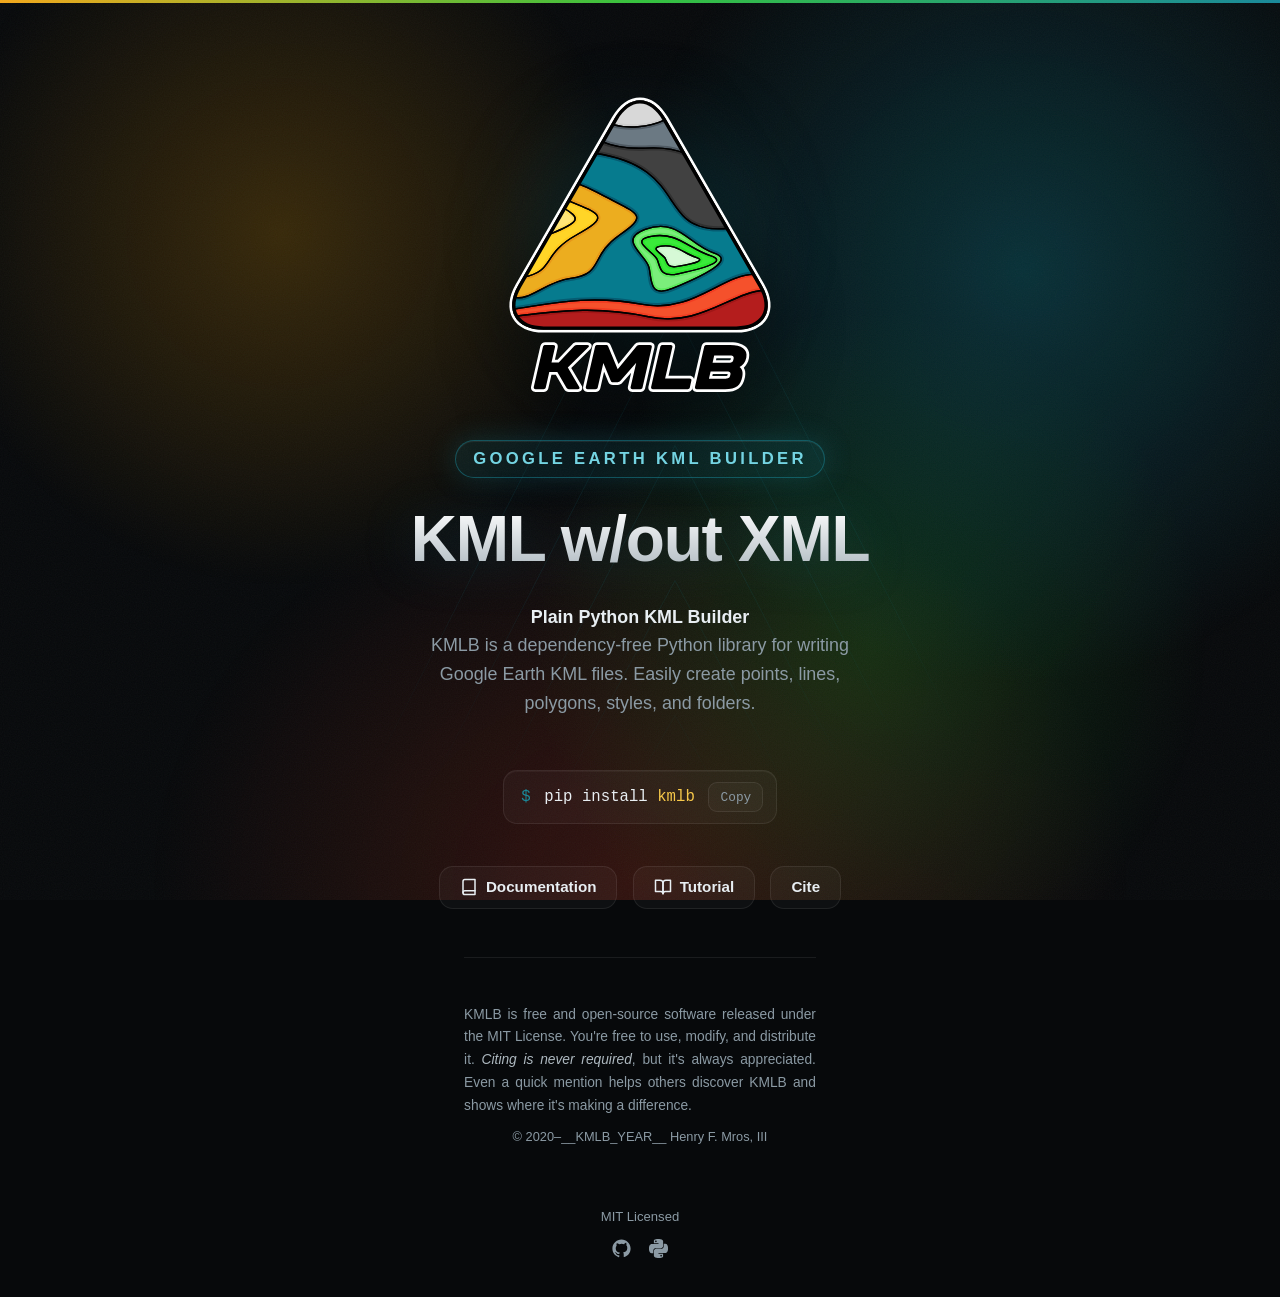
<file: kmlb-docs/index.html>
<!DOCTYPE html>
<html lang="en">
<head>
<meta charset="UTF-8" />
<meta name="viewport" content="width=device-width, initial-scale=1.0" />
<title>KMLB &middot; Python KML builder</title>
<meta name="description" content="Build Google Earth KML files in plain Python. KMLB is a dependency-free library for points, lines, polygons, styles, folders." />
<link rel="icon" type="image/svg+xml" href="docs/stylesheets/kmlb-mark.svg" />

<!-- SEO: canonical, crawl, authorship -->
<link rel="canonical" href="https://kmlb.dev/" />
<meta name="author" content="Henry F. Mros, III" />
<meta name="robots" content="index, follow, max-image-preview:large" />
<meta name="theme-color" content="#0d1216" />

<!-- Open Graph (link previews) -->
<meta property="og:type" content="website" />
<meta property="og:site_name" content="KMLB" />
<meta property="og:title" content="KMLB · Plain Python KML Builder" />
<meta property="og:description" content="A dependency-free Python library for building KML files with points, lines, 2D/3D polygons, custom styles, and folders." />
<meta property="og:url" content="https://kmlb.dev/" />
<meta property="og:image" content="https://kmlb.dev/docs/assets/img/social-card.jpg" />
<meta property="og:image:width" content="1200" />
<meta property="og:image:height" content="630" />
<meta property="og:image:alt" content="KMLB logo over 3D building footprints in Google Earth." />

<!-- Twitter / X card -->
<meta name="twitter:card" content="summary_large_image" />
<meta name="twitter:title" content="KMLB · Plain Python KML Builder" />
<meta name="twitter:description" content="A dependency-free Python library for building KML files with points, lines, 2D/3D polygons, custom styles, and folders." />
<meta name="twitter:image" content="https://kmlb.dev/docs/assets/img/social-card.jpg" />

<!-- Structured data: search engines read this as software -->
<script type="application/ld+json">
{
  "@context": "https://schema.org",
  "@type": "SoftwareApplication",
  "name": "KMLB",
  "alternateName": "Python KML builder",
  "description": "Build KML files in plain Python. A dependency-free Python library for building KML files with points, lines, 2D/3D polygons, custom styles, and folders.",
  "applicationCategory": "DeveloperApplication",
  "operatingSystem": "Cross-platform (Python 3.9+)",
  "programmingLanguage": "Python",
  "softwareVersion": "__KMLB_VERSION__",
  "url": "https://kmlb.dev/",
  "downloadUrl": "https://pypi.org/project/kmlb/",
  "codeRepository": "https://github.com/HFM3/kmlb",
  "license": "https://opensource.org/licenses/MIT",
  "author": { "@type": "Person", "name": "Henry F. Mros, III" },
  "offers": { "@type": "Offer", "price": "0", "priceCurrency": "USD" }
}
</script>
<style>
  :root {
    /* Palette pulled straight from the KMLB topographic mark */
    --teal:        #1b8a9b;
    --teal-deep:   #0f5f6b;
    --amber:       #f2a81d;
    --amber-light: #f6c84a;
    --green:       #36c23f;
    --green-light: #b9f0a3;
    --red:         #e8472a;
    --snow:        #dfe4e8;

    --ink:    #07090b;
    --ink-2:  #0d1216;
    --ink-3:  #131a20;
    --line:   rgba(255,255,255,0.08);
    --text:   #e8eef2;
    --muted:  #8b9aa4;

    --radius: 14px;
    --maxw:   720px;
  }

  * { box-sizing: border-box; }

  html, body { height: 100%; }

  body {
    margin: 0;
    background: var(--ink);
    color: var(--text);
    font-family: "IBM Plex Sans", -apple-system, BlinkMacSystemFont, "Segoe UI", Roboto, Helvetica, Arial, sans-serif;
    -webkit-font-smoothing: antialiased;
    text-rendering: optimizeLegibility;
    overflow-x: hidden;
    position: relative;
    min-height: 100vh;
    min-height: 100dvh;
    display: flex;
    flex-direction: column;
  }

  /* ---- Layered background -------------------------------------------- */

  /* Soft colored glows echoing the logo's regions */
  .glows {
    position: fixed;
    top: 0;
    left: 0;
    right: 0;
    height: 100vh;
    height: 100lvh;
    z-index: 0;
    pointer-events: none;
    background:
      radial-gradient(46vmax 46vmax at 22% 26%, rgba(242,168,29,0.20), transparent 60%),
      radial-gradient(52vmax 52vmax at 80% 30%, rgba(27,138,155,0.30), transparent 62%),
      radial-gradient(44vmax 44vmax at 68% 72%, rgba(54,194,63,0.18),  transparent 60%),
      radial-gradient(60vmax 50vmax at 50% 98%, rgba(232,71,42,0.18),  transparent 64%);
    filter: saturate(115%);
    animation: drift 24s ease-in-out infinite alternate;
  }

  @keyframes drift {
    from { transform: translate3d(-1.5%, -1%, 0) scale(1.02); }
    to   { transform: translate3d( 1.5%,  1%, 0) scale(1.06); }
  }

  /* Concentric topographic contour lines */
  .contours {
    position: fixed;
    top: 0;
    left: 0;
    right: 0;
    height: 100vh;
    height: 100lvh;
    z-index: 0;
    pointer-events: none;
    display: grid;
    place-items: center;
    opacity: 0.5;
    -webkit-mask-image: radial-gradient(60% 60% at 50% 45%, #000 35%, transparent 78%);
            mask-image: radial-gradient(60% 60% at 50% 45%, #000 35%, transparent 78%);
  }
  .contours svg { width: min(150vh, 150vw); height: min(150vh, 150vw); }
  .contours polygon {
    fill: none;
    stroke: var(--teal);
    stroke-width: 1;
    stroke-linejoin: round;
    vector-effect: non-scaling-stroke;
    opacity: 0.22;
  }
  .contours .ring { animation: breathe 18s ease-in-out infinite; transform-origin: 50% 52%; }

  @keyframes breathe {
    0%, 100% { transform: scale(1);    opacity: 0.55; }
    50%      { transform: scale(1.035); opacity: 0.9; }
  }

  /* Fine grain to kill banding */
  .grain {
    position: fixed; top: 0; left: 0; right: 0; height: 100vh; height: 100lvh; z-index: 1; pointer-events: none; opacity: 0.045;
    background-image: url("data:image/svg+xml,%3Csvg xmlns='http://www.w3.org/2000/svg' width='160' height='160'%3E%3Cfilter id='n'%3E%3CfeTurbulence type='fractalNoise' baseFrequency='0.85' numOctaves='2'/%3E%3C/filter%3E%3Crect width='100%25' height='100%25' filter='url(%23n)'/%3E%3C/svg%3E");
  }

  /* Top accent bar in the four logo hues */
  .topbar {
    position: fixed; top: 0; left: 0; right: 0; height: 3px; z-index: 5;
    /* Ends on the start hue (amber) so the repeated tile loops with no seam. */
    background: linear-gradient(90deg,
      var(--amber) 0%, var(--green) 25%, var(--teal) 50%, var(--red) 75%, var(--amber) 100%);
    background-size: 200% 100%;
    animation: slide 14s linear infinite;
  }
  @keyframes slide { to { background-position: 200% 0; } }

  /* ---- Content ------------------------------------------------------- */

  main {
    position: relative;
    z-index: 2;
    flex: 1;
    width: 100%;
    max-width: var(--maxw);
    margin: 0 auto;
    padding: clamp(3.2rem, 10vh, 7rem) 1.5rem 1.5rem;
    display: flex;
    flex-direction: column;
    align-items: center;
    text-align: center;
  }

  .logo-wrap {
    position: relative;
    display: inline-block;
    line-height: 0;
  }
  /* The glow lives on a static layer behind the logo, so the moving image
     never re-rasterizes an expensive blurred drop-shadow each frame. */
  .logo-wrap::after {
    content: "";
    position: absolute;
    inset: -8%;
    z-index: -1;
    border-radius: 32%;
    background: radial-gradient(closest-side, rgba(27,138,155,0.62), rgba(27,138,155,0) 72%);
    filter: blur(48px);
  }
  .logo {
    width: clamp(190px, 40vw, 280px);
    height: auto;
    display: block;
    opacity: 0;
    filter: drop-shadow(0 20px 34px rgba(0,0,0,0.55));
    /* Promote to its own compositing layer so the float is a cheap layer
       transform (no per-frame filter/raster work) -> smooth motion. */
    will-change: transform;
    backface-visibility: hidden;
    transform: translateZ(0);
    /* fade drives opacity (held via forwards); float drives transform. */
    animation: fade 0.5s ease 0.05s forwards;
  }
  @keyframes float {
    0%, 100% { transform: translate3d(0, 0, 0); }
    50%      { transform: translate3d(0, -9px, 0); }
  }

  .eyebrow {
    display: inline-block;
    margin: 2.8rem 0 0;
    padding: 0.5rem 1.05rem;
    font-size: clamp(0.84rem, 2.2vw, 1.04rem);
    letter-spacing: 0.2em;
    text-transform: uppercase;
    font-weight: 700;
    color: #74d4e2;
    border: 1px solid rgba(27,138,155,0.5);
    border-radius: 999px;
    background: rgba(27,138,155,0.13);
    box-shadow: 0 0 28px rgba(27,138,155,0.28), inset 0 1px 0 rgba(255,255,255,0.07);
    opacity: 0; animation: fade 0.5s ease 0.12s forwards;
  }

  h1 {
    margin: 1.7rem 0 0;
    max-width: 100%;
    overflow-wrap: break-word;
    font-size: clamp(2.4rem, 8vw, 4rem);
    font-weight: 800;
    line-height: 1.04;
    letter-spacing: -0.02em;
    background: linear-gradient(180deg, #ffffff 0%, #aeb9c0 100%);
    -webkit-background-clip: text; background-clip: text;
    -webkit-text-fill-color: transparent;
    filter: drop-shadow(0 4px 26px rgba(27,138,155,0.22));
    opacity: 0; animation: fade 0.5s ease 0.18s forwards;
  }

  .lede {
    margin: 1.9rem auto 0;
    max-width: 46ch;
    color: var(--muted);
    font-size: clamp(1rem, 2.4vw, 1.12rem);
    line-height: 1.6;
    opacity: 0; animation: fade 0.5s ease 0.24s forwards;
  }
  .lede b { color: var(--text); font-weight: 600; }

  @keyframes fade { to { opacity: 1; } }

  /* Install chip */
  .install {
    margin-top: 3.3rem;
    display: inline-flex;
    align-items: center;
    gap: 0.85rem;
    padding: 0.7rem 0.8rem 0.7rem 1.1rem;
    background: rgba(255,255,255,0.03);
    border: 1px solid var(--line);
    border-radius: var(--radius);
    box-shadow: inset 0 1px 0 rgba(255,255,255,0.04);
    font-family: "IBM Plex Mono", ui-monospace, SFMono-Regular, Menlo, Consolas, monospace;
    font-size: 0.98rem;
    opacity: 0; animation: fade 0.5s ease 0.30s forwards;
  }
  .install .prompt { color: var(--teal); user-select: none; }
  .install code { color: var(--text); }
  .install .pkg { color: var(--amber-light); }
  .copy {
    border: 1px solid var(--line);
    background: rgba(255,255,255,0.03);
    color: var(--muted);
    border-radius: 9px;
    padding: 0.4rem 0.7rem;
    font: inherit;
    font-size: 0.8rem;
    cursor: pointer;
    transition: all 0.15s ease;
  }
  .copy:hover { color: var(--text); border-color: var(--teal); background: rgba(27,138,155,0.12); }
  .copy.done { color: var(--green-light); border-color: var(--green); background: rgba(54,194,63,0.12); }

  /* Action buttons */
  .actions {
    margin-top: 2.6rem;
    display: flex;
    flex-wrap: wrap;
    gap: 0.95rem;
    justify-content: center;
    opacity: 0; animation: fade 0.5s ease 0.36s forwards;
  }
  .btn {
    display: inline-flex;
    align-items: center;
    gap: 0.5rem;
    padding: 0.72rem 1.25rem;
    border-radius: var(--radius);
    text-decoration: none;
    font-family: inherit;
    font-weight: 600;
    font-size: 0.95rem;
    line-height: 1.2;
    cursor: pointer;
    border: 1px solid var(--line);
    color: var(--text);
    background: rgba(255,255,255,0.03);
    transition: transform 0.15s ease, box-shadow 0.2s ease, border-color 0.2s ease, background 0.2s ease;
  }
  .btn svg { width: 18px; height: 18px; }
  #cite-open svg { width: 15px; height: 15px; }
  .btn:hover { transform: translateY(-2px); }
  .btn--ghost:hover { border-color: var(--amber); background: rgba(242,168,29,0.1); box-shadow: 0 10px 26px rgba(0,0,0,0.4); }

  footer {
    position: relative;
    z-index: 2;
    text-align: center;
    padding: 1.5rem 1.5rem 2.4rem;
    color: var(--muted);
    font-size: 0.82rem;
    opacity: 0; animation: fade 0.5s ease 0.44s forwards;
  }
  footer .dot { margin: 0 0.5rem; opacity: 0.4; }
  footer a { color: var(--muted); text-decoration: none; border-bottom: 1px solid transparent; transition: all 0.15s ease; }
  footer a:hover { color: var(--text); border-color: var(--teal); }
  .footer-social { display: flex; justify-content: center; gap: 1.1rem; margin-top: 0.95rem; }
  .footer-social a { display: inline-flex; color: var(--muted); border-bottom: none; transition: color 0.15s ease; }
  .footer-social a:hover { color: var(--text); border-bottom: none; }
  .footer-social svg { width: 19px; height: 19px; display: block; }

  @media (prefers-reduced-motion: reduce) {
    .glows, .topbar, .logo, .ring { animation: none !important; }
    .logo, .eyebrow, h1, .lede, .install, .actions, footer { opacity: 1 !important; transform: none !important; }
  }

  @media (max-width: 560px) {
    main { padding: 1.5rem 1.25rem 1rem; justify-content: center; }
    .logo { width: 162px; }
    .eyebrow { margin-top: 1.3rem; font-size: 0.7rem; letter-spacing: 0.1em; padding: 0.4rem 0.8rem; }
    h1 { margin-top: 0.7rem; font-size: clamp(1.7rem, 8vw, 2.2rem); width: 100%; }
    .lede { margin-top: 0.95rem; font-size: 0.94rem; line-height: 1.55; width: 100%; max-width: 100%; }
    .install {
      margin-top: 1.5rem; padding: 0.55rem 0.6rem 0.55rem 0.95rem;
      font-size: 0.92rem; gap: 0.6rem; max-width: 100%;
      justify-content: center; flex-wrap: wrap;
    }
    .actions { margin-top: 1.2rem; width: 100%; flex-direction: column; align-items: stretch; gap: 0.6rem; }
    .btn { width: 100%; justify-content: center; padding: 0.62rem 1rem; font-size: 0.92rem; }
    .btn svg { width: 16px; height: 16px; }
    footer { padding: 1.2rem 1.25rem; }
  }

  /* ---- License / copyright section ----------------------------------- */
  .license {
    margin-top: 3rem;
    padding-top: 2rem;
    width: 100%;
    max-width: 46ch;
    border-top: 1px solid var(--line);
    color: var(--muted);
    font-size: 0.86rem;
    line-height: 1.65;
    /* Justify for clean straight edges; pretty avoids a lone dangling word on
       the last line, and hyphenation keeps the gaps tight. */
    text-align: justify;
    text-wrap: pretty;
    hyphens: auto;
    opacity: 0; animation: fade 0.5s ease 0.42s forwards;
  }
  .license b { color: var(--text); font-weight: 600; }
  .license em { font-style: italic; color: #aeb9c0; }
  .license a { color: var(--muted); text-decoration: none; border-bottom: 1px solid transparent; transition: all 0.15s ease; }
  .license a:hover { color: var(--text); border-color: var(--teal); }
  .license .copyright { display: block; margin-top: 0.55rem; font-size: 0.8rem; color: var(--muted); text-align: center; }

  /* ---- Cite modal ---------------------------------------------------- */
  .modal-overlay {
    display: none;
    position: fixed;
    inset: 0;
    z-index: 200;
    background: rgba(7,9,11,0.75);
    -webkit-backdrop-filter: blur(4px);
            backdrop-filter: blur(4px);
    align-items: center;
    justify-content: center;
    padding: 1.5rem;
  }
  .modal-overlay.open { display: flex; }

  .modal {
    width: 100%;
    max-width: 540px;
    background: var(--ink-2);
    border: 1px solid var(--line);
    border-top: 3px solid var(--teal);
    border-radius: var(--radius);
    box-shadow: 0 24px 60px rgba(0,0,0,0.6);
    animation: modal-in 0.18s ease;
  }
  @keyframes modal-in {
    from { opacity: 0; transform: translateY(10px); }
    to   { opacity: 1; transform: translateY(0); }
  }

  .modal-header {
    display: flex;
    align-items: center;
    justify-content: space-between;
    gap: 1rem;
    padding: 1.1rem 1.4rem 0.9rem;
    border-bottom: 1px solid var(--line);
  }
  .modal-title {
    font-family: "IBM Plex Mono", ui-monospace, SFMono-Regular, Menlo, Consolas, monospace;
    font-size: 0.7rem; font-weight: 700;
    letter-spacing: 0.16em; text-transform: uppercase;
    color: var(--muted);
  }
  .modal-close {
    flex-shrink: 0;
    width: 28px; height: 28px;
    display: inline-flex; align-items: center; justify-content: center;
    background: rgba(255,255,255,0.03);
    border: 1px solid var(--line);
    border-radius: 8px;
    color: var(--muted);
    font-size: 0.9rem;
    cursor: pointer;
    transition: all 0.15s ease;
  }
  .modal-close:hover { color: var(--text); border-color: var(--teal); background: rgba(27,138,155,0.12); }

  .modal-body { padding: 1.3rem 1.4rem 1.5rem; display: flex; flex-direction: column; gap: 1rem; }

  .cite-tabs { display: flex; }
  .cite-tab {
    padding: 0.34em 0.9em;
    font-family: "IBM Plex Mono", ui-monospace, SFMono-Regular, Menlo, Consolas, monospace;
    font-size: 0.7rem; font-weight: 600;
    letter-spacing: 0.08em; text-transform: uppercase;
    border: 1px solid var(--line);
    border-right: none;
    background: rgba(255,255,255,0.02);
    color: var(--muted);
    cursor: pointer;
    transition: color 0.15s ease, background 0.15s ease, border-color 0.15s ease;
  }
  .cite-tab:first-child { border-radius: 8px 0 0 8px; }
  .cite-tab:last-child  { border-right: 1px solid var(--line); border-radius: 0 8px 8px 0; }
  .cite-tab.active {
    position: relative; z-index: 1;
    color: #74d4e2; background: rgba(27,138,155,0.14);
    border-color: rgba(27,138,155,0.5);
    /* Restore a right border so the active tab glows on all four edges; the
       negative margin laps it over the neighbor so nothing shifts. */
    border-right: 1px solid rgba(27,138,155,0.5);
    margin-right: -1px;
  }

  .cite-pane { display: none; position: relative; }
  .cite-pane.active { display: block; }

  .cite-text {
    position: relative;
    margin: 0;
    font-family: "IBM Plex Mono", ui-monospace, SFMono-Regular, Menlo, Consolas, monospace;
    font-size: 0.78rem; line-height: 1.8;
    color: var(--muted);
    word-break: break-word;
    text-wrap: pretty;
    background: rgba(255,255,255,0.03);
    border: 1px solid var(--line);
    border-radius: 10px;
    padding: 1rem 3rem 1rem 1.1rem;
    text-align: left;
  }
  .cite-text .ca { color: var(--text); font-weight: 600; }
  .cite-text .ct { font-style: italic; color: var(--text); }
  .cite-text .cu { color: var(--amber-light); }

  .cite-copy {
    position: absolute;
    top: 0.6rem; right: 0.6rem;
    width: 28px; height: 28px;
    display: inline-flex; align-items: center; justify-content: center;
    background: rgba(255,255,255,0.03);
    border: 1px solid var(--line);
    border-radius: 8px;
    color: var(--muted);
    cursor: pointer;
    transition: all 0.15s ease;
  }
  .cite-copy:hover { color: var(--text); border-color: var(--teal); background: rgba(27,138,155,0.12); }
  .cite-copy.done  { color: var(--green-light); border-color: var(--green); background: rgba(54,194,63,0.12); }
  .cite-copy svg { width: 14px; height: 14px; }
  .cite-copy .check-icon { display: none; }
  .cite-copy.done .copy-icon { display: none; }
  .cite-copy.done .check-icon { display: block; }

  .cite-hint {
    font-size: 0.74rem;
    line-height: 1.6;
    color: var(--muted);
    opacity: 0.85;
  }
  .cite-hint code {
    font-family: "IBM Plex Mono", ui-monospace, SFMono-Regular, Menlo, Consolas, monospace;
    font-size: 0.88em;
    background: rgba(255,255,255,0.06);
    padding: 0.1em 0.35em;
    border-radius: 4px;
    color: var(--text);
  }

  @media (prefers-reduced-motion: reduce) {
    .license { opacity: 1 !important; }
    .modal { animation: none !important; }
  }
</style>
</head>
<body>
  <div class="topbar"></div>
  <div class="glows"></div>
  <div class="contours" aria-hidden="true">
    <svg viewBox="0 0 400 400" preserveAspectRatio="xMidYMid meet">
      <g class="ring">
        <!-- Concentric rounded triangles echoing the topographic mark -->
        <polygon points="200,52 348,344 52,344" />
        <polygon points="200,92 322,330 78,330" />
        <polygon points="200,132 296,316 104,316" />
        <polygon points="200,172 270,302 130,302" />
        <polygon points="200,212 244,288 156,288" />
        <polygon points="200,248 224,278 176,278" />
      </g>
    </svg>
  </div>
  <div class="grain" aria-hidden="true"></div>

  <main>
    <div class="logo-wrap"><img class="logo" src="docs/stylesheets/kmlb-logo.svg" alt="KMLB, a plain-Python Google Earth KML builder" width="411" height="441" /></div>

    <p class="eyebrow">Google&nbsp;Earth&nbsp;KML&nbsp;Builder</p>
    <h1>KML w/out XML</h1>
    <p class="lede">
      <b>Plain Python KML Builder</b>
      <br>
      KMLB is a dependency-free Python library for writing Google&nbsp;Earth
      KML files. Easily create points, lines, polygons, styles, and folders.
    </p>

    <div class="install">
      <span class="prompt">$</span>
      <code>pip install <span class="pkg">kmlb</span></code>
      <button class="copy" id="copy" type="button" aria-label="Copy install command">Copy</button>
    </div>

    <div class="actions">
      <a class="btn btn--ghost" href="docs/">
        <svg viewBox="0 0 24 24" fill="none" stroke="currentColor" stroke-width="2" stroke-linecap="round" stroke-linejoin="round"><path d="M4 19.5A2.5 2.5 0 0 1 6.5 17H20"/><path d="M6.5 2H20v20H6.5A2.5 2.5 0 0 1 4 19.5v-15A2.5 2.5 0 0 1 6.5 2z"/></svg>
        Documentation
      </a>
      <a class="btn btn--ghost" href="docs/tutorial/">
        <svg viewBox="0 0 24 24" fill="none" stroke="currentColor" stroke-width="2" stroke-linecap="round" stroke-linejoin="round"><path d="M2 3h6a4 4 0 0 1 4 4v14a3 3 0 0 0-3-3H2z"/><path d="M22 3h-6a4 4 0 0 0-4 4v14a3 3 0 0 1 3-3h7z"/></svg>
        Tutorial
      </a>
      <button class="btn btn--ghost" type="button" id="cite-open">
        Cite
      </button>
    </div>

    <section class="license">
      <p>KMLB is free and open-source software released under the
      <a href="https://github.com/HFM3/kmlb" target="_blank" rel="noopener">MIT&nbsp;License</a>.
      You're free to use, modify, and distribute it. <em>Citing is never required</em>, but it's always appreciated. Even a quick mention helps others discover KMLB and shows where it's making a&nbsp;difference.
      <span class="copyright">&copy;&nbsp;2020&ndash;__KMLB_YEAR__ Henry&nbsp;F.&nbsp;Mros,&nbsp;III</span></p>
    </section>
  </main>

  <!-- Cite modal -->
  <div class="modal-overlay" id="cite-modal">
    <div class="modal" role="dialog" aria-modal="true" aria-labelledby="cite-modal-title">
      <div class="modal-header">
        <span class="modal-title" id="cite-modal-title">Cite KMLB in research</span>
        <button class="modal-close" type="button" id="cite-close" aria-label="Close">&#10005;</button>
      </div>
      <div class="modal-body">
        <div class="cite-tabs">
          <button class="cite-tab active" type="button" data-cite="apa">APA</button>
          <button class="cite-tab" type="button" data-cite="chicago">Chicago</button>
          <button class="cite-tab" type="button" data-cite="bib">BibTeX</button>
        </div>

        <div class="cite-pane active" id="cite-apa">
          <p class="cite-text"><span class="ca">Mros, H. F., III.</span> (<span class="ca">__KMLB_YEAR__</span>). <span class="ct">KMLB: KML builder</span> [Computer software]. Version __KMLB_VERSION__. <span class="cu">https://pypi.org/project/kmlb/</span></p>
          <button class="cite-copy" type="button" aria-label="Copy citation" title="Copy citation" data-copy="cite-apa">
            <svg class="copy-icon" viewBox="0 0 20 20" fill="none"><rect x="7" y="7" width="10" height="10" rx="1.5" stroke="currentColor" stroke-width="1.4"/><path d="M4.5 13V4.5C4.5 3.67157 5.17157 3 6 3H13" stroke="currentColor" stroke-width="1.4" stroke-linecap="round"/></svg>
            <svg class="check-icon" viewBox="0 0 20 20" fill="none"><path d="M4 10.5L8 14.5L16 6" stroke="currentColor" stroke-width="1.6" stroke-linecap="round" stroke-linejoin="round"/></svg>
          </button>
        </div>

        <div class="cite-pane" id="cite-chicago">
          <p class="cite-text"><span class="ca">Mros, Henry F., III.</span> __KMLB_YEAR__. <span class="ct">KMLB: KML Builder</span>. Version __KMLB_VERSION__. Computer software. <span class="cu">https://pypi.org/project/kmlb/</span></p>
          <button class="cite-copy" type="button" aria-label="Copy citation" title="Copy citation" data-copy="cite-chicago">
            <svg class="copy-icon" viewBox="0 0 20 20" fill="none"><rect x="7" y="7" width="10" height="10" rx="1.5" stroke="currentColor" stroke-width="1.4"/><path d="M4.5 13V4.5C4.5 3.67157 5.17157 3 6 3H13" stroke="currentColor" stroke-width="1.4" stroke-linecap="round"/></svg>
            <svg class="check-icon" viewBox="0 0 20 20" fill="none"><path d="M4 10.5L8 14.5L16 6" stroke="currentColor" stroke-width="1.6" stroke-linecap="round" stroke-linejoin="round"/></svg>
          </button>
        </div>

        <div class="cite-pane" id="cite-bib">
          <p class="cite-text">@software{KMLB,<br>&nbsp;&nbsp;author&nbsp; = {<span class="ca">Mros, III, Henry F.</span>},<br>&nbsp;&nbsp;title&nbsp;&nbsp; = {KMLB: KML Builder},<br>&nbsp;&nbsp;year&nbsp;&nbsp;&nbsp; = {__KMLB_YEAR__},<br>&nbsp;&nbsp;version = {__KMLB_VERSION__},<br>&nbsp;&nbsp;url&nbsp;&nbsp;&nbsp;&nbsp; = {<span class="cu">https://pypi.org/project/kmlb/</span>}<br>}</p>
          <button class="cite-copy" type="button" aria-label="Copy citation" title="Copy citation" data-copy="cite-bib">
            <svg class="copy-icon" viewBox="0 0 20 20" fill="none"><rect x="7" y="7" width="10" height="10" rx="1.5" stroke="currentColor" stroke-width="1.4"/><path d="M4.5 13V4.5C4.5 3.67157 5.17157 3 6 3H13" stroke="currentColor" stroke-width="1.4" stroke-linecap="round"/></svg>
            <svg class="check-icon" viewBox="0 0 20 20" fill="none"><path d="M4 10.5L8 14.5L16 6" stroke="currentColor" stroke-width="1.6" stroke-linecap="round" stroke-linejoin="round"/></svg>
          </button>
        </div>

        <p class="cite-hint">Citation is for version __KMLB_VERSION__ (__KMLB_YEAR__). Run <code>pip show kmlb</code> to confirm the version you used.</p>
      </div>
    </div>
  </div>

  <footer>
    <div class="footer-meta">
      <span>MIT&nbsp;Licensed</span>
    </div>
    <div class="footer-social">
      <a href="https://github.com/HFM3/kmlb" aria-label="GitHub" title="GitHub" target="_blank" rel="noopener">
        <svg viewBox="0 0 24 24" fill="currentColor" aria-hidden="true"><path d="M12 .5C5.7.5.5 5.7.5 12c0 5.1 3.3 9.4 7.9 10.9.6.1.8-.2.8-.5v-2c-3.2.7-3.9-1.4-3.9-1.4-.5-1.3-1.3-1.7-1.3-1.7-1.1-.7.1-.7.1-.7 1.2.1 1.8 1.2 1.8 1.2 1 1.8 2.7 1.3 3.4 1 .1-.8.4-1.3.7-1.6-2.6-.3-5.3-1.3-5.3-5.7 0-1.3.5-2.3 1.2-3.1-.1-.3-.5-1.5.1-3.1 0 0 1-.3 3.3 1.2a11.5 11.5 0 0 1 6 0C17 4.6 18 4.9 18 4.9c.6 1.6.2 2.8.1 3.1.8.8 1.2 1.8 1.2 3.1 0 4.4-2.7 5.4-5.3 5.7.4.4.8 1.1.8 2.2v3.3c0 .3.2.6.8.5 4.6-1.5 7.9-5.8 7.9-10.9C23.5 5.7 18.3.5 12 .5z"/></svg>
      </a>
      <a href="https://pypi.org/project/kmlb/" aria-label="PyPI" title="PyPI" target="_blank" rel="noopener">
        <svg viewBox="0 0 24 24" fill="currentColor" aria-hidden="true"><path d="M14.25.18l.9.2.73.26.59.3.45.32.34.34.25.34.16.33.1.3.04.26.02.2-.01.13V8.5l-.05.63-.13.55-.21.46-.26.38-.3.31-.33.25-.35.19-.35.14-.33.1-.3.07-.26.04-.21.02H8.77l-.69.05-.59.14-.5.22-.41.27-.33.32-.27.35-.2.36-.15.37-.1.35-.07.32-.04.27-.02.21v3.06H3.17l-.21-.03-.28-.07-.32-.12-.35-.18-.36-.26-.36-.36-.35-.46-.32-.59-.28-.73-.21-.88-.14-1.05-.05-1.23.06-1.22.16-1.04.24-.87.32-.71.36-.57.4-.44.42-.33.42-.24.4-.16.36-.1.32-.05.24-.01h.16l.06.01h8.16v-.83H6.18l-.01-2.75-.02-.37.05-.34.11-.31.17-.28.25-.26.31-.23.38-.2.44-.18.51-.15.58-.12.64-.1.71-.06.77-.04.84-.02 1.27.05zm-6.3 1.98l-.23.33-.08.41.08.41.23.34.33.22.41.09.41-.09.33-.22.23-.34.08-.41-.08-.41-.23-.33-.33-.22-.41-.09-.41.09zm13.09 3.95l.28.06.32.12.35.18.36.27.36.35.35.47.32.59.28.73.21.88.14 1.04.05 1.23-.06 1.23-.16 1.04-.24.86-.32.71-.36.57-.4.45-.42.33-.42.24-.4.16-.36.09-.32.05-.24.02-.16-.01h-8.22v.82h5.84l.01 2.76.02.36-.05.34-.11.31-.17.29-.25.25-.31.24-.38.2-.44.17-.51.15-.58.13-.64.09-.71.07-.77.04-.84.01-1.27-.04-1.07-.14-.9-.2-.73-.25-.59-.3-.45-.33-.34-.34-.25-.34-.16-.33-.1-.3-.04-.25-.02-.2.01-.13v-5.34l.05-.64.13-.54.21-.46.26-.38.3-.32.33-.24.35-.2.35-.14.33-.1.3-.06.26-.04.21-.02.13-.01h5.84l.69-.05.59-.14.5-.21.41-.28.33-.32.27-.35.2-.36.15-.36.1-.35.07-.32.04-.28.02-.21V6.07h2.09l.14.01zm-6.47 14.25l-.23.33-.08.41.08.41.23.33.33.23.41.08.41-.08.33-.23.23-.33.08-.41-.08-.41-.23-.33-.33-.23-.41-.08-.41.08z"/></svg>
      </a>
    </div>
  </footer>

  <script>
    (function () {
      var btn = document.getElementById('copy');
      if (!btn) return;
      btn.addEventListener('click', function () {
        var cmd = 'pip install kmlb';
        var done = function () {
          btn.textContent = 'Copied';
          btn.classList.add('done');
          setTimeout(function () { btn.textContent = 'Copy'; btn.classList.remove('done'); }, 1600);
        };
        if (navigator.clipboard && navigator.clipboard.writeText) {
          navigator.clipboard.writeText(cmd).then(done).catch(done);
        } else {
          var t = document.createElement('textarea');
          t.value = cmd; document.body.appendChild(t); t.select();
          try { document.execCommand('copy'); } catch (e) {}
          document.body.removeChild(t); done();
        }
      });
    })();

    /* ---- Cite modal --------------------------------------------------- */
    (function () {
      var modal = document.getElementById('cite-modal');
      if (!modal) return;

      function copyText(text, cb) {
        if (navigator.clipboard && navigator.clipboard.writeText) {
          navigator.clipboard.writeText(text).then(cb).catch(cb);
        } else {
          var t = document.createElement('textarea');
          t.value = text; document.body.appendChild(t); t.select();
          try { document.execCommand('copy'); } catch (e) {}
          document.body.removeChild(t); cb();
        }
      }

      function open() { modal.classList.add('open'); document.body.style.overflow = 'hidden'; }
      function close() { modal.classList.remove('open'); document.body.style.overflow = ''; }

      var openBtn = document.getElementById('cite-open');
      var openLink = document.getElementById('cite-link');
      var closeBtn = document.getElementById('cite-close');
      if (openBtn) openBtn.addEventListener('click', open);
      if (openLink) openLink.addEventListener('click', function (e) { e.preventDefault(); open(); });
      if (closeBtn) closeBtn.addEventListener('click', close);

      modal.addEventListener('click', function (e) { if (e.target === modal) close(); });
      document.addEventListener('keydown', function (e) {
        if (e.key === 'Escape' && modal.classList.contains('open')) close();
      });

      /* Tabs */
      var tabs = modal.querySelectorAll('.cite-tab');
      tabs.forEach(function (tab) {
        tab.addEventListener('click', function () {
          tabs.forEach(function (t) { t.classList.remove('active'); });
          modal.querySelectorAll('.cite-pane').forEach(function (p) { p.classList.remove('active'); });
          tab.classList.add('active');
          var pane = document.getElementById('cite-' + tab.getAttribute('data-cite'));
          if (pane) pane.classList.add('active');
        });
      });

      /* Copy buttons */
      modal.querySelectorAll('.cite-copy').forEach(function (btn) {
        btn.addEventListener('click', function () {
          var pane = document.getElementById(btn.getAttribute('data-copy'));
          if (!pane) return;
          var textEl = pane.querySelector('.cite-text');
          var text = (textEl.innerText || textEl.textContent).trim();
          copyText(text, function () {
            btn.classList.add('done');
            setTimeout(function () { btn.classList.remove('done'); }, 1800);
          });
        });
      });
    })();
  </script>
</body>
</html>
</file>
